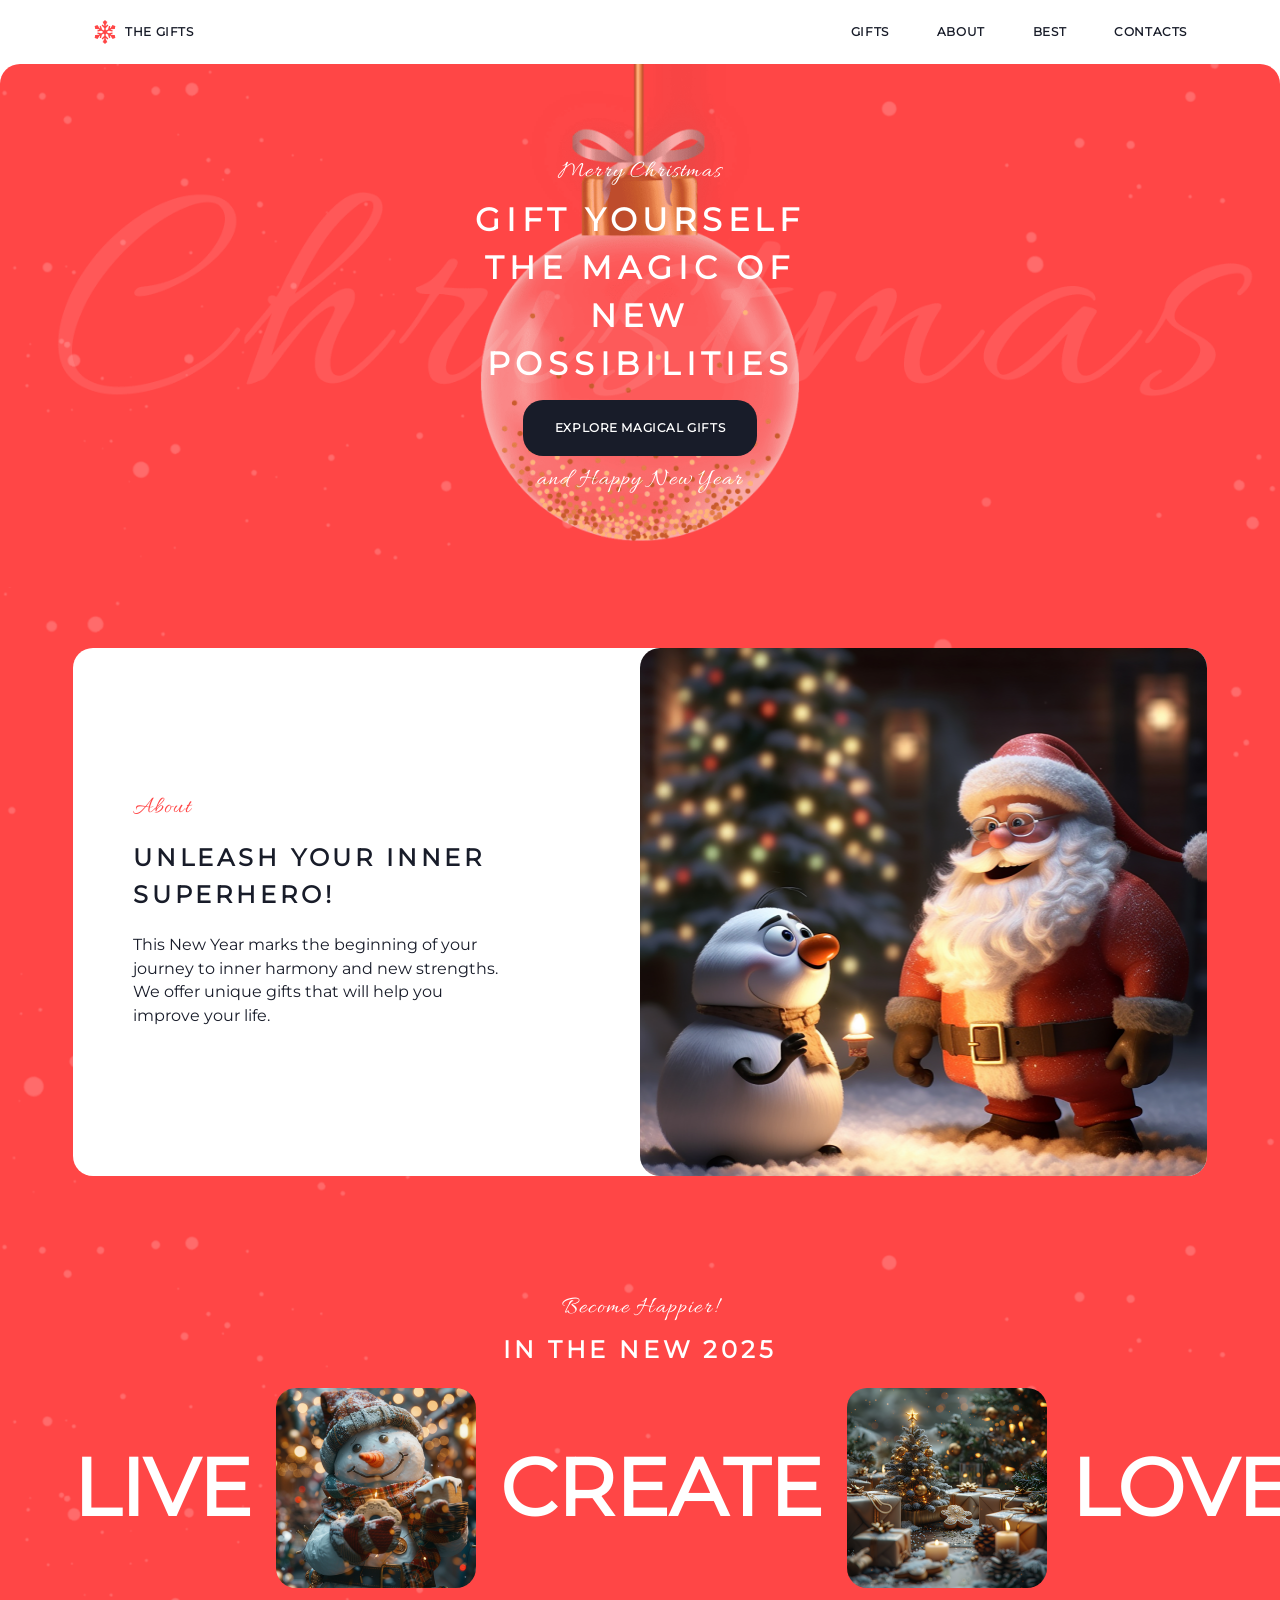
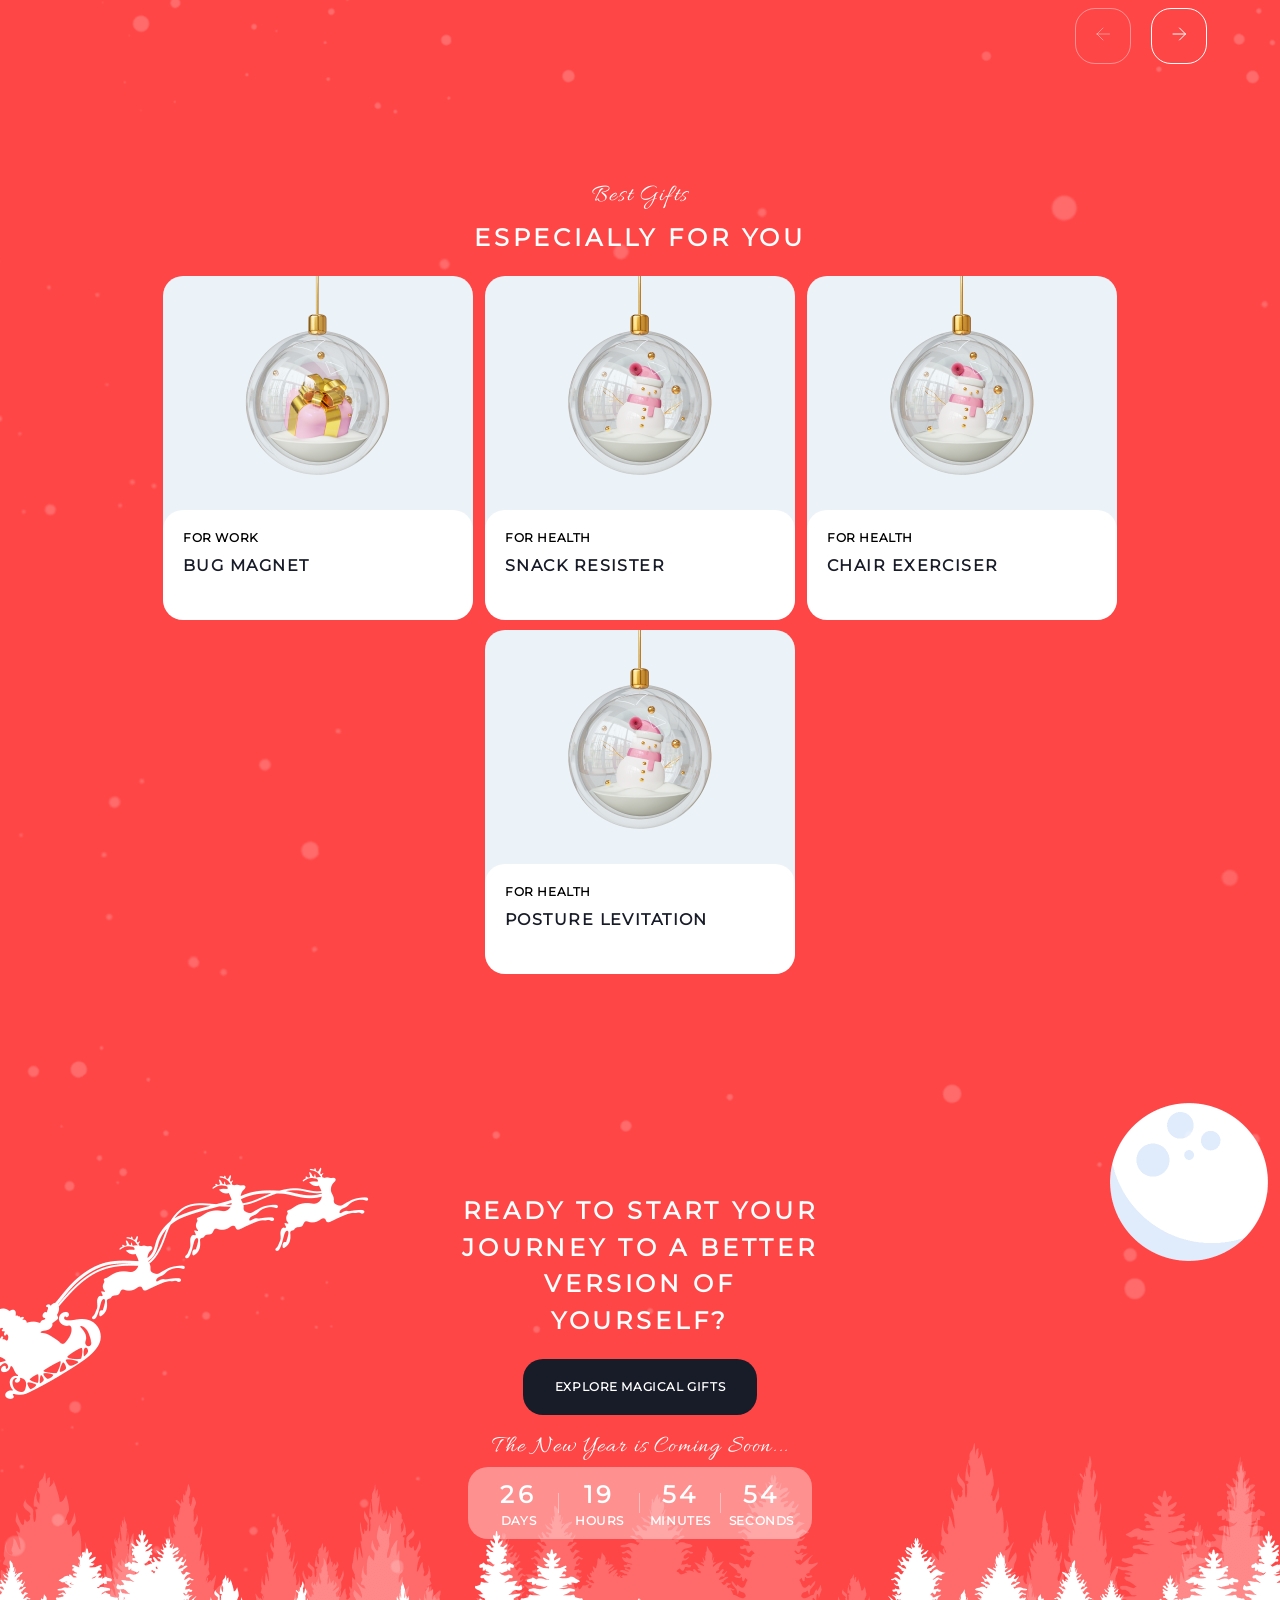
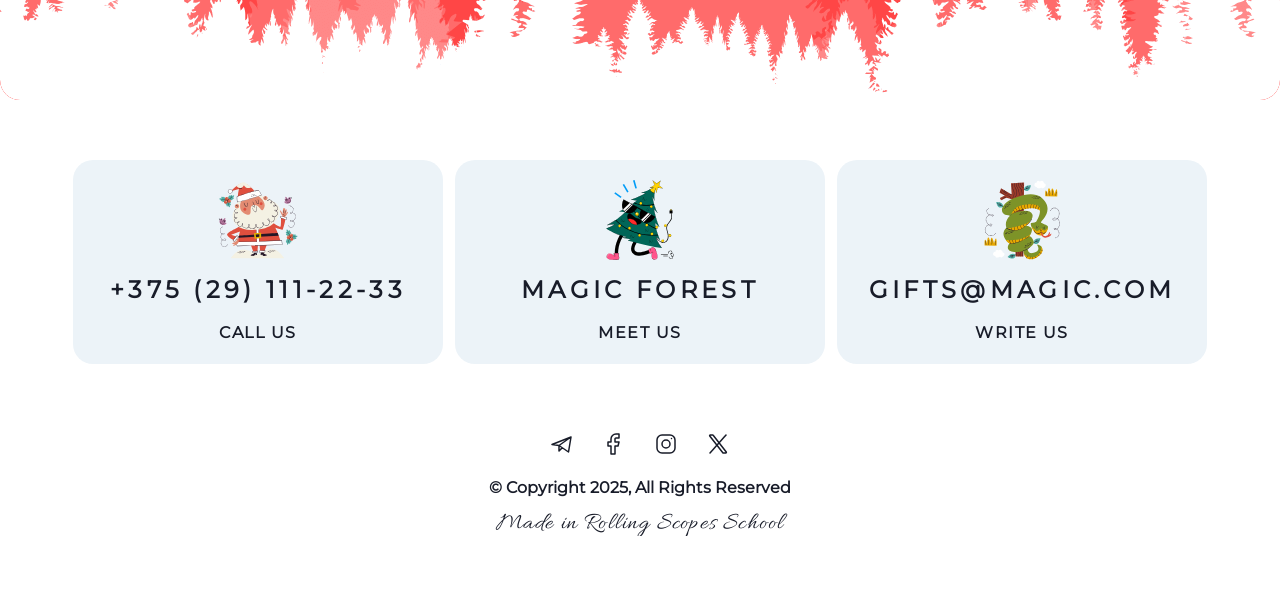
<file: christmas-shop/index.html>
<!DOCTYPE html>
<html lang="en">
<head>
    <meta charset="UTF-8">
    <meta name="viewport" content="width=device-width, initial-scale=1.0">
    <title>HOME</title>
    <link rel="stylesheet" href="style.css">
    <link rel="stylesheet" href="home-adaptive-style.css">
    <link rel="icon" type="image/SVG" href="./assets/images/snowflake.png" sizes="24x24">
    <script type="module" defer src="./index.js"></script>
</head>
<body>
    <div class="popup-wrapper hidden">
        <div class="popup">
            <div class="popup-close">
                <svg xmlns="http://www.w3.org/2000/svg" width="40" height="40" viewBox="0 0 40 40" fill="none">
                    <path d="M30 10L10 30" stroke="#181C29" stroke-width="2" stroke-linecap="round" stroke-linejoin="round" />
                    <path d="M10 10L30 30" stroke="#181C29" stroke-width="2" stroke-linecap="round" stroke-linejoin="round" />
                </svg>
            </div>
            <div class="popup-content">
            <div class="popup-img">
                <img alt="gifts for work" src="./assets/images/gift-for-work.png">
            </div>
            <div class="description">
                <div class="popup-heading">
                    <h4 class="for work">FOR WORK</h4>
                    <p class="subheading">CONSOLE.LOG GURU</p>
                    <p class='gift-description'>Uses console.log like a crystal ball to find any issue.</p>
                </div>
                <div class="superpowers">
                    <h4 class="superpowers-header">Adds superpowers to:</h4>
                    <div class="superpowers-container">
                        <div class="superpowers-item">
                            <p class="superpowers-item-name">Live</p>
                            <p class="superpowers-item-rate">+500</p>
                            <div class="superpowers-item-stars">
                                <img alt="snowflake icon" src="./assets/images/snowflake.png">
                                <img alt="snowflake icon" src="./assets/images/snowflake.png">
                                <img alt="snowflake icon" src="./assets/images/snowflake.png">
                                <img alt="snowflake icon" src="./assets/images/snowflake.png">
                                <img alt="snowflake icon" src="./assets/images/snowflake.png">
                            </div>
                        </div>
                        <div class="superpowers-item">
                            <p class="superpowers-item-name">Create</p>
                            <p class="superpowers-item-rate">+500</p>
                            <div class="superpowers-item-stars">
                                <img alt="snowflake icon" src="./assets/images/snowflake.png">
                                <img alt="snowflake icon" src="./assets/images/snowflake.png">
                                <img alt="snowflake icon" src="./assets/images/snowflake.png">
                                <img alt="snowflake icon" src="./assets/images/snowflake.png">
                                <img alt="snowflake icon" src="./assets/images/snowflake.png">
                            </div>
                        </div>
                        <div class="superpowers-item">
                            <p class="superpowers-item-name">L0ve</p>
                            <p class="superpowers-item-rate">+200</p>
                            <div class="superpowers-item-stars">
                                <img alt="snowflake icon" src="./assets/images/snowflake.png">
                                <img alt="snowflake icon" src="./assets/images/snowflake.png">
                            </div>
                        </div>
                        <div class="superpowers-item">
                            <p class="superpowers-item-name">Dream</p>
                            <p class="superpowers-item-rate">+400</p>
                            <div class="superpowers-item-stars">
                                <img alt="snowflake icon" src="./assets/images/snowflake.png">
                                <img alt="snowflake icon" src="./assets/images/snowflake.png">
                                <img alt="snowflake icon" src="./assets/images/snowflake.png">
                                <img alt="snowflake icon" src="./assets/images/snowflake.png">
                            </div>
                        </div>
                    </div>
                </div>
            </div>
        </div>
        </div>
    </div>
    <div class="body_wrapper">
    <header>
        <div class="container">
            <div class="header-wrapper">
            <a href="./index.html" class="logo">
             <img alt="snowflake icon" src="./assets/images/snowflake.png">
                <h2>THE GIFTS</h2>   
            </a>
            <nav>
                <ul class="navigation">
                    <li><a href="./gifts/gifts.html">GIFTS</a></li>
                    <li><a href='#about'>ABOUT</a></li>
                    <li><a href='#best'>BEST</a></li>
                    <li><a href='#contacts'>CONTACTS</a></li>
                </ul>
                <div id="burger" class="hamburger-menu">
                    <input id="menu-toggle" type="checkbox">
                    <label class="menu-button" for="menu-toggle">
                        <span></span>
                    </label>
                </div>
            </nav> 
        </div>
    </div>
    </header>
    <main>
    <div class="wrapper">
    <section class="hero">
        <div class="hero-content">
            <h3 class="caption">Merry Christmas</h3>
            <h1 class="hero-header">GIFT YOURSELF THE MAGIC OF NEW POSSIBILITIES</h1>
            <a href="./gifts/gifts.html" class="explore">EXPLORE MAGICAL GIFTS</a>
            <h3 class="caption">and Happy New Year</h3>
        </div>
    </section>
    <section class="about" id="about">
        <div class="about-content">
            <div class="text-about">
                <div class="text-content">
                    <h3 class='caption'>About</h3>
                    <h2 class="heading">UNLEASH YOUR INNER SUPERHERO!</h2>
                    <p class="subheading">This New Year marks the beginning of your journey to inner harmony and new strengths. We offer unique gifts that will help you improve your life.</p>
                </div>
            </div>
            <div class="about-img">
                <img alt="santa" src="./assets/images/santa.png">
            </div>
            
        </div>
    </section>
    <section class="slider">
        <div class="slider-content">
            <div class="section-header">
                <h3 class="caption">Become Happier!</h3>
                <h2 class="heading">IN THE NEW 2025</h2>
            </div>
            <div class="slider-wrapper">
                <div class="slider-row">
                    <p class="slider-text">LIVE</p>
                    <img alt="snowman" src="./assets/images/snowman.png">
                    <p class="slider-text">CREATE</p>
                    <img alt="Christmas trees" src="./assets/images/christmas-trees.png">
                    <p class="slider-text">LOVE</p>
                    <img alt="christmas-tree-balls" src="./assets/images/christmas-tree-ball.png">
                    <p class="slider-text">DREAM</p>
                    <img alt="christmas house" src="./assets/images/christmas-house.png">
                </div>
            </div>
            <div class="slider-buttons-wrapper">
                <button disabled class="arrow left">
                    <svg xmlns="http://www.w3.org/2000/svg" width="14" height="14" viewBox="0 0 14 14" fill="none">
                        <path d="M13.5 7H1M1 7L7 1M1 7L7 13" stroke="white" stroke-opacity="0.4" stroke-linecap="round"
                            stroke-linejoin="round" />
                    </svg>
                </button>
                <button class="arrow right">
                    <svg xmlns="http://www.w3.org/2000/svg" width="14" height="14" viewBox="0 0 14 14" fill="none">
                        <path d="M1 7H13.5M13.5 7L7.5 1M13.5 7L7.5 13" stroke="white" stroke-linecap="round" stroke-linejoin="round" />
                    </svg>
                </button>
            </div>
        </div>
    </section>
    <section class="best-gifts" id="best">
        <div class="best-gifts-content">
            <div class="section-header">
                <h3 class="caption">Best Gifts</h3>
                <h2 class="heading">ESPECIALLY FOR YOU</h2>
            </div>
            <div class="cards-container">
                <div class="card">
                    <img alt="gifts for work" src="./assets/images/gift-for-work.png">
                    <div class="text-container">
                        <h4 class="for-work">FOR WORK</h4>
                        <p class="subheading">CONSOLE.LOG GURU</p>
                    </div>
                </div>
                <div class="card">
                    <img alt="gifts for health" src="./assets/images/gift-for-health.png">
                    <div class="text-container">
                        <h4 class="for-health">FOR HEALTH</h4>
                        <p class="subheading">HYDRATION BOT</p>
                    </div>
                </div>
                <div class="card">
                    <img alt="gifts for work" src="./assets/images/gift-for-work.png">
                    <div class="text-container">
                        <h4 class="for-work">FOR WORK</h4>
                        <p class="subheading">MERGE MASTER</p>
                    </div>
                </div>
                <div class="card">
                    <img alt="gifts for harmony" src="./assets/images/gift-for-harmony.png">
                    <div class="text-container">
                        <h4 class="for-harmony">FOR HARMONY</h4>
                        <p class="subheading">SPONTANEOUS CODING PHILOSOPHER</p>
                    </div>
                </div>
            </div>
        </div>
    </section>
    <section class="cta">
        <div class="cta-content">
            <div class="cta-container">
                <h2 class="heading">READY TO START YOUR JOURNEY TO A BETTER VERSION OF YOURSELF?</h2>
                <a href="./gifts/gifts.html" class="explore">EXPLORE MAGICAL GIFTS</a>
                <div class="countdown">
                    <h3 class="caption">The New Year is Coming Soon...</h3>
                    <div class="timer">
                        <div class="time days">
                            <h2 class="heading"></h2>
                            <p>DAYS</p>
                        </div>
                        <div class="vertical-line"></div>
                        <div class=" time hours">
                            <h2 class="heading"></h2>
                            <p>HOURS</p>
                        </div>
                        <div class="vertical-line"></div>
                        <div class=" time minutes">
                            <h2 class="heading"></h2>
                            <p>MINUTES</p>
                        </div>
                        <div class="vertical-line"></div>
                        <div class=" time seconds">
                            <h2 class="heading"></h2>
                            <p>SECONDS</p>
                        </div>
                    </div>
                </div>
            </div>
        </div>
    </section>
    </div>
    </main>
    <footer id='contacts'>
        <div class="container">
          <div class="footer-content">
            <div class="contacts">
                <a href='tel:+375291112233' class="contact">
                    <img alt="santa clause" src="./assets/images/santa-claus.svg">
                    <h2 class="heading">+375 (29) 111-22-33</h2>
                    <p class="subheading">CALL US</p>
                </a>
                <a href="https://maps.app.goo.gl/Aimfsv8HCbN51Z4fA" target="_blank" class="contact">
                    <img alt="christmas tree" src="./assets/images/christmas-tree.svg">
                    <h2 class="heading">MAGIC FOREST</h2>
                    <p class="subheading">MEET US</p>
                </a>
                <a href="mailto:gifts@magic.com" class="contact">
                    <img alt="snake" src="./assets/images/snake.svg">
                    <h2 class="heading">GIFTS@MAGIC.COM</h2>
                    <p class="subheading">WRITE US</p>
                </a>
            </div>
            <div class="authors">
                <div class="socials">
                    <div class="social">
                        <svg xmlns="http://www.w3.org/2000/svg" width="21" height="17" viewBox="0 0 21 17" fill="none">
                            <path d="M20 1L1 8.5L8 9.5M20 1L17.5 16L8 9.5M20 1L8 9.5M8 9.5V15L11.2488 11.7229" stroke="#181C29"
                                stroke-width="1.5" stroke-linecap="round" stroke-linejoin="round" />
                        </svg>
                    </div>
                    <div class="social">
                        <svg xmlns="http://www.w3.org/2000/svg" width="13" height="22" viewBox="0 0 13 22" fill="none">
                            <path
                                d="M12 1H9C7.67392 1 6.40215 1.52678 5.46447 2.46447C4.52678 3.40215 4 4.67392 4 6V9H1V13H4V21H8V13H11L12 9H8V6C8 5.73478 8.10536 5.48043 8.29289 5.29289C8.48043 5.10536 8.73478 5 9 5H12V1Z"
                                stroke="#181C29" stroke-width="1.5" stroke-linecap="round" stroke-linejoin="round" />
                        </svg>
                    </div>
                    <div class="social">
                        <svg xmlns="http://www.w3.org/2000/svg" width="24" height="24" viewBox="0 0 24 24" fill="none">
                            <path
                                d="M12 16C14.2091 16 16 14.2091 16 12C16 9.79086 14.2091 8 12 8C9.79086 8 8 9.79086 8 12C8 14.2091 9.79086 16 12 16Z"
                                stroke="#181C29" stroke-width="1.5" stroke-linecap="round" stroke-linejoin="round" />
                            <path
                                d="M3 16V8C3 5.23858 5.23858 3 8 3H16C18.7614 3 21 5.23858 21 8V16C21 18.7614 18.7614 21 16 21H8C5.23858 21 3 18.7614 3 16Z"
                                stroke="#181C29" stroke-width="1.5" />
                            <path d="M17.5 6.51L17.51 6.49889" stroke="#181C29" stroke-width="1.5" stroke-linecap="round"
                                stroke-linejoin="round" />
                        </svg>
                    </div>
                    <div class="social">
                        <svg xmlns="http://www.w3.org/2000/svg" width="24" height="24" viewBox="0 0 24 24" fill="none">
                            <path
                                d="M16.8198 20.7684L3.75317 3.96836C3.44664 3.57425 3.72749 3 4.22678 3H6.70655C6.8917 3 7.06649 3.08548 7.18016 3.23164L20.2468 20.0316C20.5534 20.4258 20.2725 21 19.7732 21H17.2935C17.1083 21 16.9335 20.9145 16.8198 20.7684Z"
                                stroke="#181C29" stroke-width="1.5" />
                            <path d="M20 3L4 21" stroke="#181C29" stroke-width="1.5" stroke-linecap="round" />
                        </svg>
                    </div>
                </div>
                <p class="subheading">© Copyright 2025, All Rights Reserved</p>
                <a href="https://rs.school/" target='_blank' class="caption">Made in Rolling Scopes School</a>
            </div>
        </div>  
        </div>
    </footer>
    
    </div>  
</body>
</html>
</file>
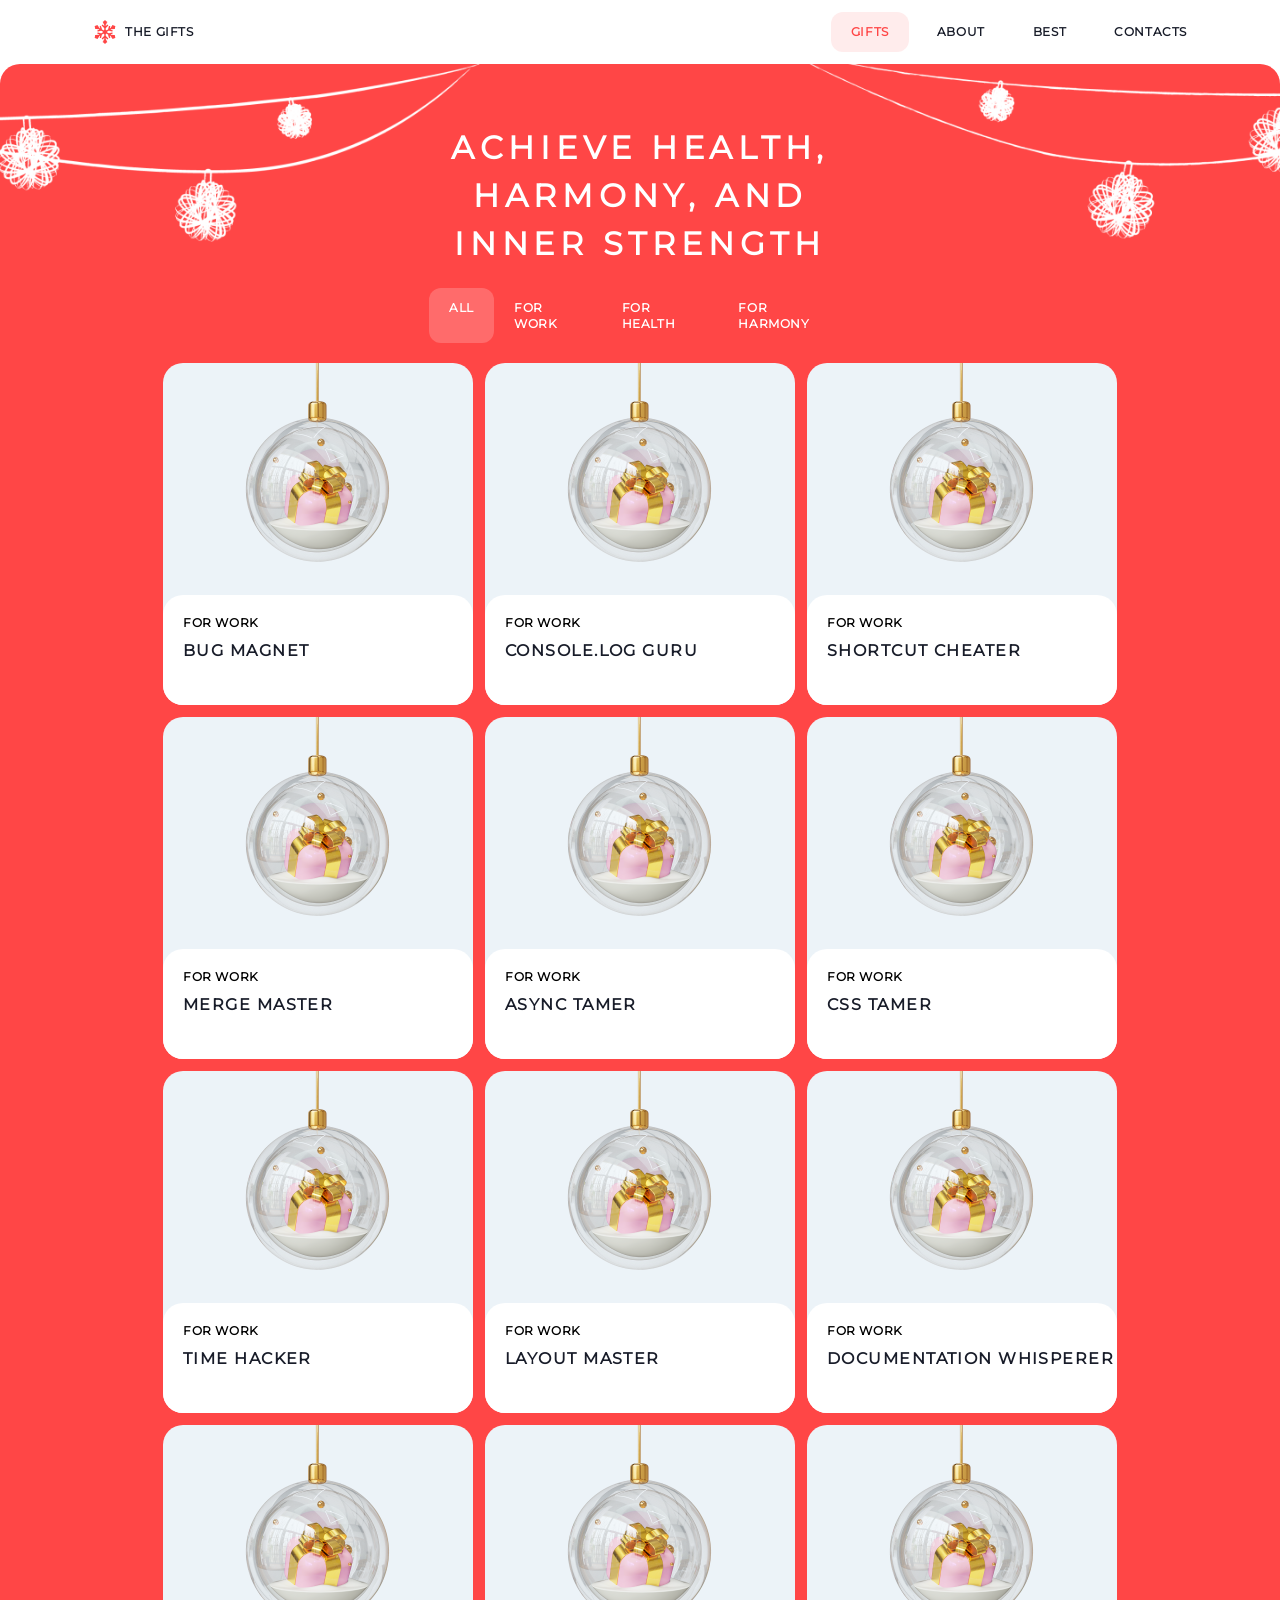
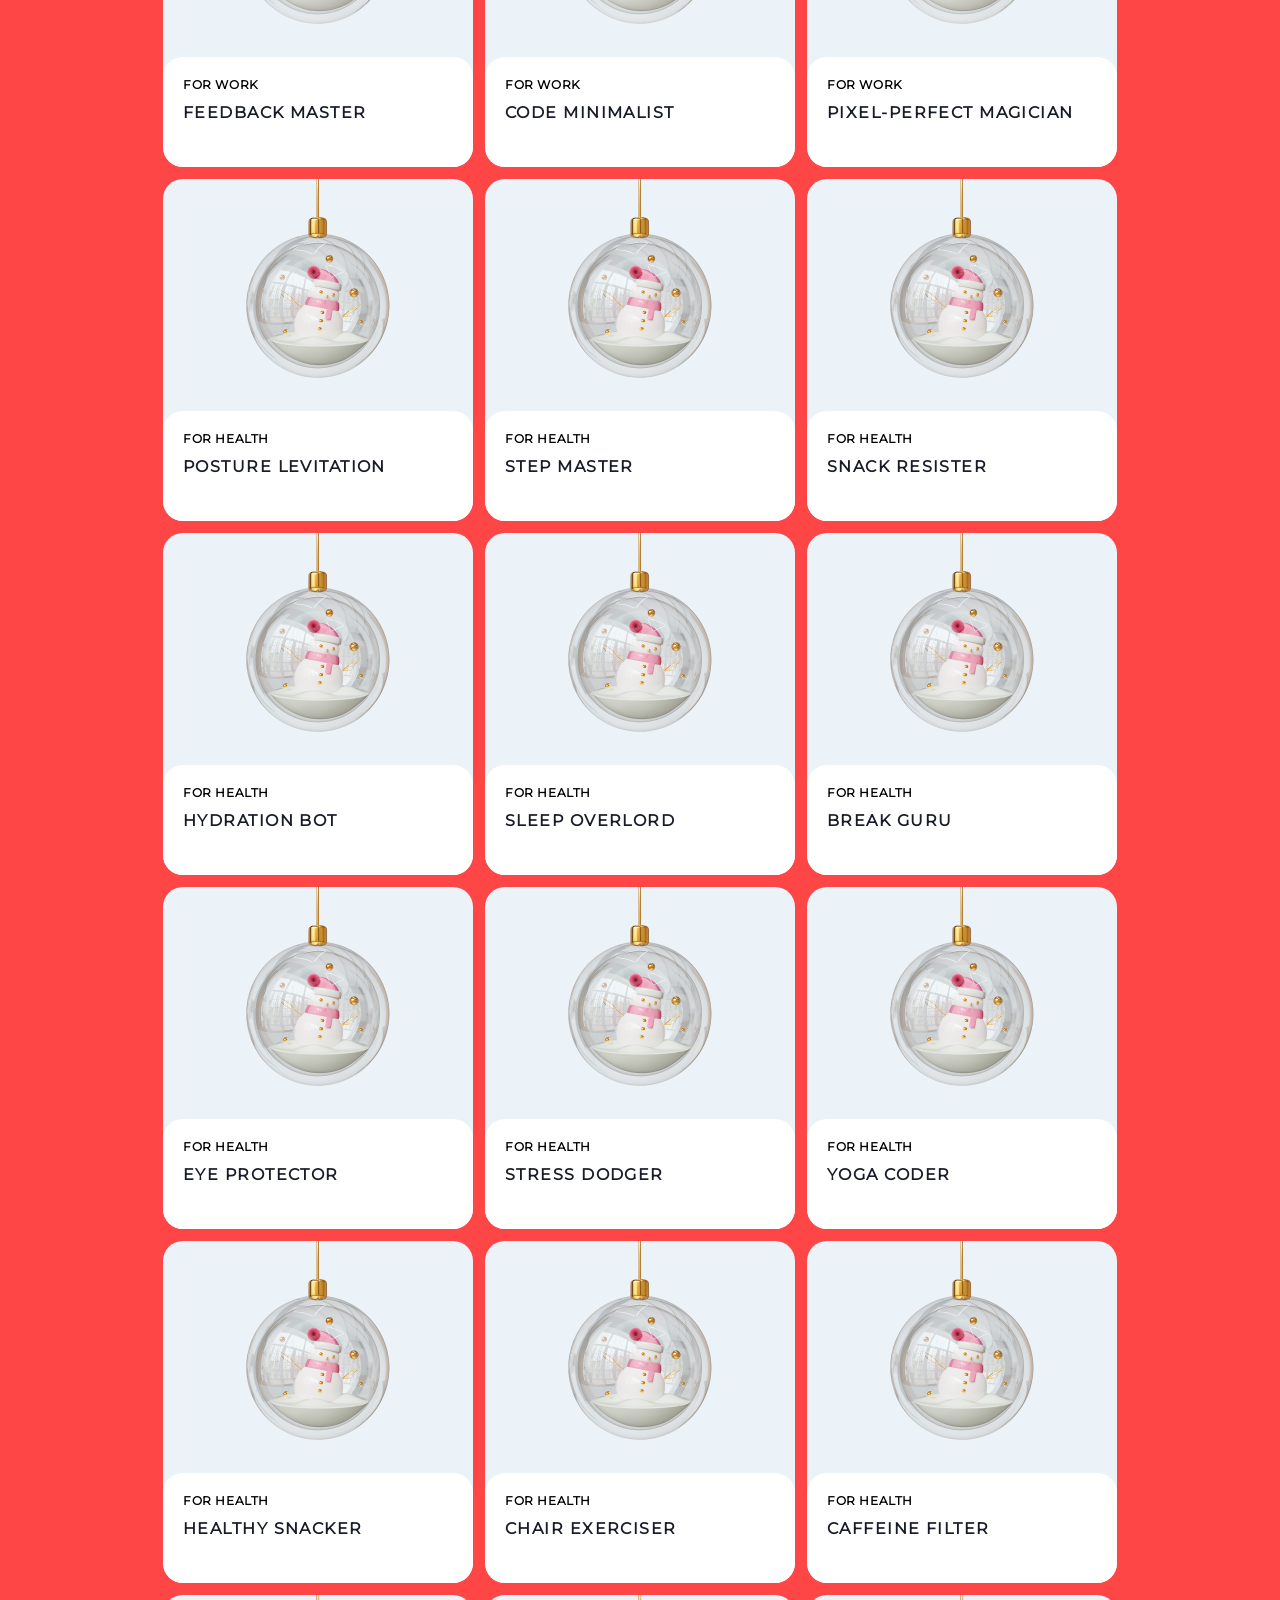
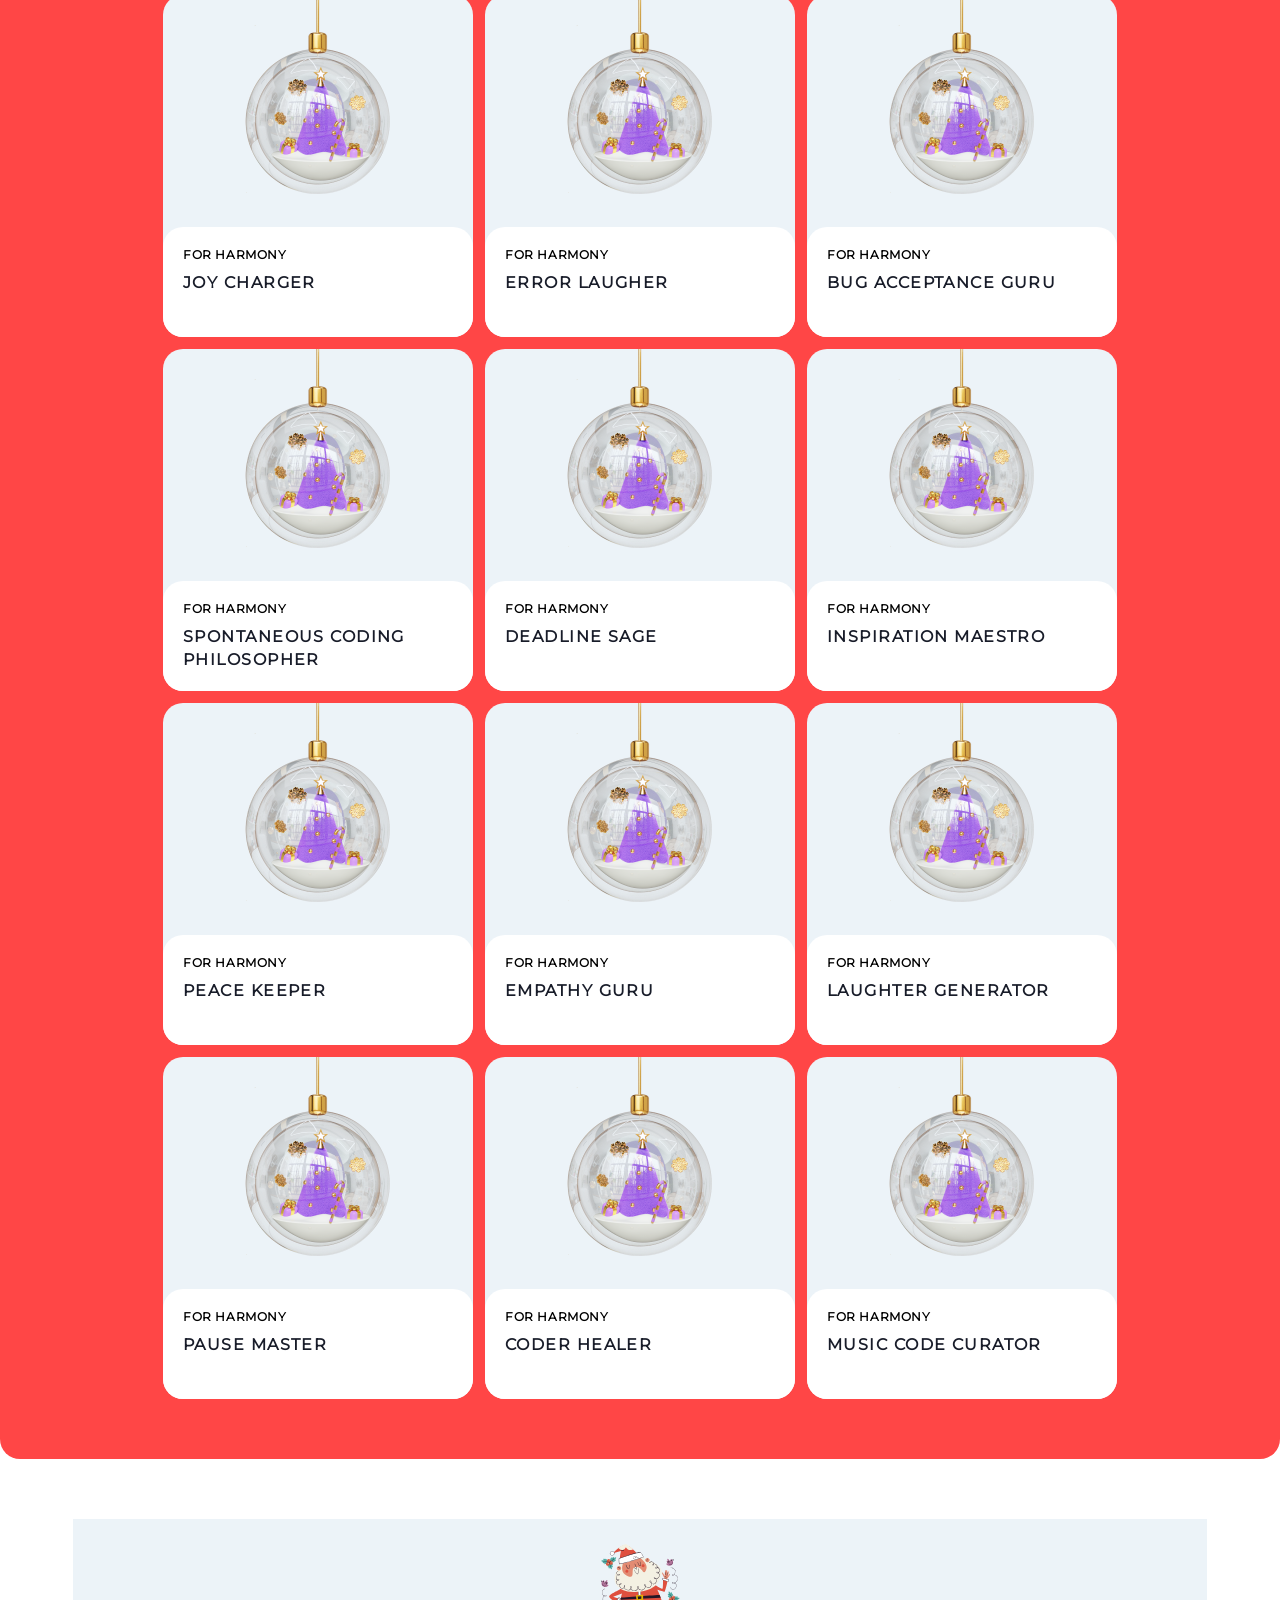
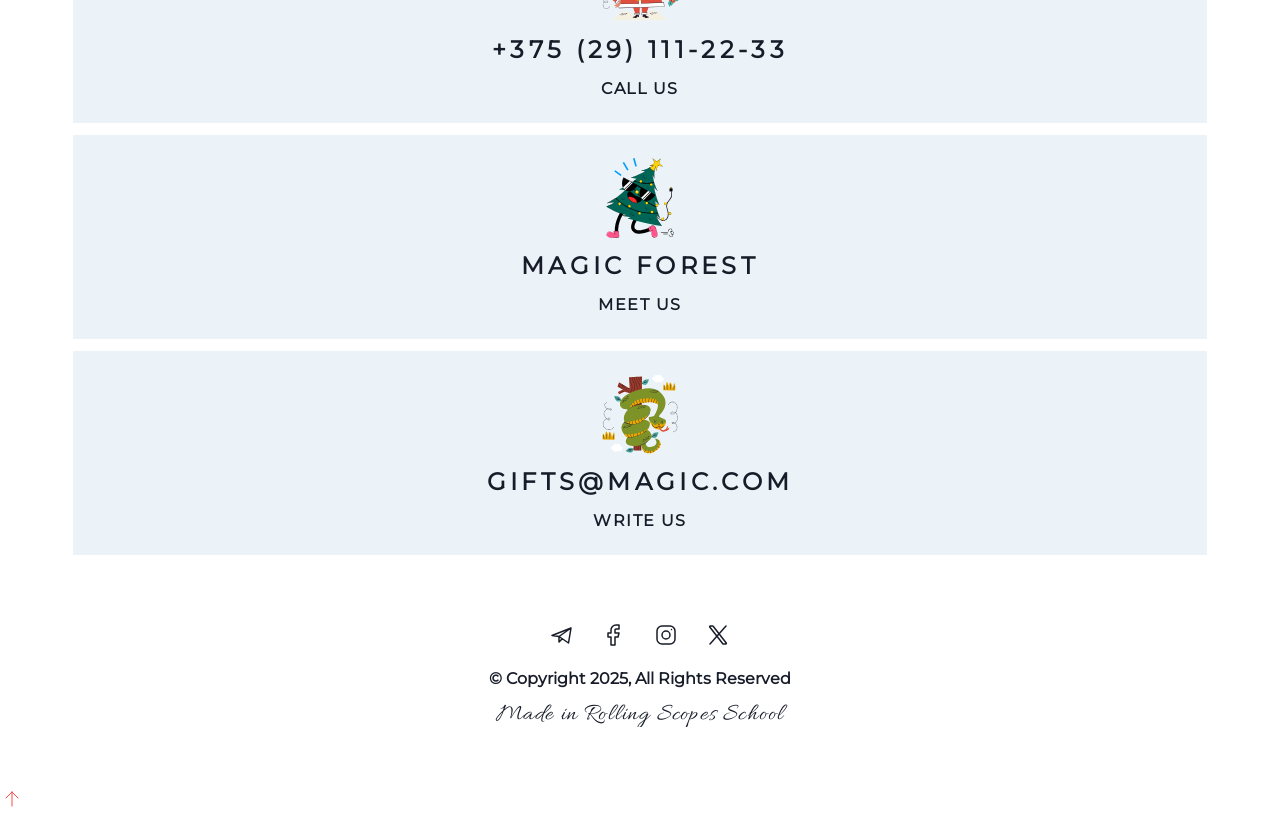
<file: christmas-shop/gifts/gifts.html>
<!DOCTYPE html>
<html lang="en">

<head>
    <meta charset="UTF-8">
    <meta name="viewport" content="width=device-width, initial-scale=1.0">
    <title>GIFTS</title>
    <link rel="stylesheet" href="./gifts.css">
    <link rel="stylesheet" href="./gifts_adaptive.css">
    <link rel="icon" type="image/SVG" href="../assets/images/snowflake.png" sizes="24x24">
    <script type="module" defer src="./gifts.js"></script>
</head>

<body>
    <div class="popup-wrapper hidden">
        <div class="popup">
            <div class="popup-close">
                <svg xmlns="http://www.w3.org/2000/svg" width="40" height="40" viewBox="0 0 40 40" fill="none">
                    <path d="M30 10L10 30" stroke="#181C29" stroke-width="2" stroke-linecap="round"
                        stroke-linejoin="round" />
                    <path d="M10 10L30 30" stroke="#181C29" stroke-width="2" stroke-linecap="round"
                        stroke-linejoin="round" />
                </svg>
            </div>
            <div class="popup-content">            
            </div>
        </div>
    </div>
    <header>
        <div class="container">
            <div class="header-wrapper">
                <a href="../index.html" class="logo">
                    <img alt="snowflake icon" src="../assets/images/snowflake.png">
                    <h2>THE GIFTS</h2>
                </a>
                <nav>
                    <ul class="navigation">
                    <li class="active-link">GIFTS</li>
                    <li><a href='../index.html#about'>ABOUT</a></li>
                    <li><a href='../index.html#best'>BEST</a></li>
                    <li><a href='#contacts'>CONTACTS</a></li>
                    </ul>
                    <div id="burger" class="hamburger-menu">
                        <input id="menu-toggle" type="checkbox">
                        <label class="menu-button" for="menu-toggle">
                            <span></span>
                        </label>
                    </div>
                </nav>
                
            </div>
        </div>
    </header>
    <main>
        <div class="wrapper">
            <section class="gifts">
                <div class="gifts-content">
                    <h1 class="gifts-heading">ACHIEVE HEALTH, HARMONY, AND INNER STRENGTH</h1>
                    <div class="tabs">
                        <div class="tab active">ALL</div>
                        <div class="tab">FOR WORK</div>
                        <div class="tab">FOR HEALTH</div>
                        <div class="tab">FOR HARMONY</div>
                    </div>
                    <div class="cards-container">
                    
                        </div>
                    </div>
              
            </section>
        </div>
    </main>
    <footer id='contacts'>
        <div class="container">
            <div class="footer-content">
                <div class="contacts">
                    <a href='tel:+375291112233' class="contact">
                        <img alt="santa clause" src="../assets/images/santa-claus.svg">
                        <h2 class="heading">+375 (29) 111-22-33</h2>
                        <p class="subheading">CALL US</p>
                    </a>
                    <a href="https://maps.app.goo.gl/Aimfsv8HCbN51Z4fA" target="_blank" class="contact">
                        <img alt="christmas tree" src="../assets/images/christmas-tree.svg">
                        <h2 class="heading">MAGIC FOREST</h2>
                        <p class="subheading">MEET US</p>
                    </a>
                    <a href="mailto:gifts@magic.com" class="contact">
                        <img alt="snake" src="../assets/images/snake.svg">
                        <h2 class="heading">GIFTS@MAGIC.COM</h2>
                        <p class="subheading">WRITE US</p>
                    </a>
                </div>
                <div class="authors">
                    <div class="socials">
                        <div class="social">
                            <svg xmlns="http://www.w3.org/2000/svg" width="21" height="17" viewBox="0 0 21 17" fill="none">
                                <path d="M20 1L1 8.5L8 9.5M20 1L17.5 16L8 9.5M20 1L8 9.5M8 9.5V15L11.2488 11.7229"
                                    stroke="#181C29" stroke-width="1.5" stroke-linecap="round" stroke-linejoin="round" />
                            </svg>
                        </div>
                        <div class="social">
                            <svg xmlns="http://www.w3.org/2000/svg" width="13" height="22" viewBox="0 0 13 22" fill="none">
                                <path
                                    d="M12 1H9C7.67392 1 6.40215 1.52678 5.46447 2.46447C4.52678 3.40215 4 4.67392 4 6V9H1V13H4V21H8V13H11L12 9H8V6C8 5.73478 8.10536 5.48043 8.29289 5.29289C8.48043 5.10536 8.73478 5 9 5H12V1Z"
                                    stroke="#181C29" stroke-width="1.5" stroke-linecap="round" stroke-linejoin="round" />
                            </svg>
                        </div>
                        <div class="social">
                            <svg xmlns="http://www.w3.org/2000/svg" width="24" height="24" viewBox="0 0 24 24" fill="none">
                                <path
                                    d="M12 16C14.2091 16 16 14.2091 16 12C16 9.79086 14.2091 8 12 8C9.79086 8 8 9.79086 8 12C8 14.2091 9.79086 16 12 16Z"
                                    stroke="#181C29" stroke-width="1.5" stroke-linecap="round" stroke-linejoin="round" />
                                <path
                                    d="M3 16V8C3 5.23858 5.23858 3 8 3H16C18.7614 3 21 5.23858 21 8V16C21 18.7614 18.7614 21 16 21H8C5.23858 21 3 18.7614 3 16Z"
                                    stroke="#181C29" stroke-width="1.5" />
                                <path d="M17.5 6.51L17.51 6.49889" stroke="#181C29" stroke-width="1.5"
                                    stroke-linecap="round" stroke-linejoin="round" />
                            </svg>
                        </div>
                        <div class="social">
                            <svg xmlns="http://www.w3.org/2000/svg" width="24" height="24" viewBox="0 0 24 24" fill="none">
                                <path
                                    d="M16.8198 20.7684L3.75317 3.96836C3.44664 3.57425 3.72749 3 4.22678 3H6.70655C6.8917 3 7.06649 3.08548 7.18016 3.23164L20.2468 20.0316C20.5534 20.4258 20.2725 21 19.7732 21H17.2935C17.1083 21 16.9335 20.9145 16.8198 20.7684Z"
                                    stroke="#181C29" stroke-width="1.5" />
                                <path d="M20 3L4 21" stroke="#181C29" stroke-width="1.5" stroke-linecap="round" />
                            </svg>
                        </div>
                    </div>
                    <p class="subheading">© Copyright 2025, All Rights Reserved</p>
                    <a href="https://rs.school/" target='_blank' class="caption">Made in Rolling Scopes School</a>
                </div>
            </div>
        </div>
    </footer>
    <div class="go-top">
        <svg xmlns="http://www.w3.org/2000/svg" width="24" height="24" viewBox="0 0 24 24" fill="none">
            <path d="M12 5V19" stroke="#FF4646" stroke-linecap="round" stroke-linejoin="round" />
            <path d="M18 11L12 5" stroke="#FF4646" stroke-linecap="round" stroke-linejoin="round" />
            <path d="M6 11L12 5" stroke="#FF4646" stroke-linecap="round" stroke-linejoin="round" />
        </svg>
    </div>
</body>
</html>
</file>
<file: christmas-shop/style.css>
html {
    scroll-behavior: smooth;
    /* font-size: 10px; */
    /* font-size: clamp(0.1vw, 0.694vw, 10px); */
}

body {
    width: 100%;
    max-width: 1440px;
    margin: 0 auto;
    padding: 0;
}

a, a:active {
    text-decoration: none;
    color: #181C29;
}

.hidden {
    visibility: hidden;
}

.popup-wrapper {
    position: fixed;
    width: 100%;
    height: 100%;
    display: flex;
    align-items: center;
    justify-content: center;
    left: 0;
    right: 0;
    top: 0;
    bottom: 0;
    background-color: rgba(24, 28, 41, 0.8);
    z-index: 4;
    transition: transform 0.5s ease;
}

.popup {
    position: relative;
    max-width: 400px;
    width: auto;
    height: auto;
    border-radius: 20px;
    z-index: 5;
    background-color: #ECF3F8;
}

.popup-img {
    width: auto;
    height: 230px;
}

.popup-img img {
    width: 100%;
    height: 100%;
    object-fit: cover;
    border-radius: 20px;
}

.description {
    width: auto;
    height: auto;
    display: flex;
    flex-direction: column;
    justify-content: center;
    align-items: center;
    gap: 20px;
    border-radius: 20px;
    padding: 20px;
    background: #FFFFFF;
    color: #181C29;
}

.popup-heading {
    display: flex;
    flex-direction: column;
    gap: 8px;
    font-family: Montserrat;
    font-size: 12px;
    font-weight: 600;
    line-height: 130%;
    letter-spacing: 0.05em;
    text-align: left;
    margin: 0;
    text-underline-position: from-font;
    text-decoration-skip-ink: none;
}

.popup-heading .subheading {
    letter-spacing: 0.08em;
}



.popup-close {
    width: 40px;
    height: 40px;
    position: absolute;
    z-index: 3;
    right: 0;
    top: 0;
    padding: 10px;
    cursor: pointer;
}

.gift-description {
    font-family: Montserrat;
    font-size: 16px;
    font-weight: 400;
    line-height: 23.68px;
    text-align: left;
    text-underline-position: from-font;
    text-decoration-skip-ink: none;
    margin: 0;
    letter-spacing: normal;
}

.superpowers-header {
    font-family: Montserrat;
    font-size: 12px;
    font-weight: 600;
    line-height: 15.6px;
    letter-spacing: 0.05em;
    text-align: left;
    text-underline-position: from-font;
    text-decoration-skip-ink: none;
    text-transform: uppercase;
    margin: 0;
}

.superpowers {
    width: 100%;
    display: flex;
    flex-direction: column;
    gap: 8px;
}

.superpowers-item {
    display: flex;
    height: 24px;
    gap: 12px;
}

.superpowers-item-name {
    width: 51%;
    font-family: Montserrat;
    font-size: 16px;
    font-weight: 400;
    line-height: 23.68px;
    text-align: left;
    text-underline-position: from-font;
    text-decoration-skip-ink: none;
    margin: 0;
}

.superpowers-item-rate {
    width: 40px;
    height: 24px;
    font-family: Montserrat;
    font-size: 16px;
    font-weight: 400;
    line-height: 23.68px;
    text-align: left;
    text-underline-position: from-font;
    text-decoration-skip-ink: none;
    margin: 0;
}

.superpowers-item-stars {
    display: flex;
    justify-content: start;
    align-items: center;
    gap: 8px;
}

.superpowers-item-stars img {
    width: 16px;
    height: 16px;
}

.container {
    width: 88.61%;
    display: flex;
    justify-content: center;
    align-items: center;
    overflow: hidden;
}

.wrapper {
    margin: 0 auto;
    overflow: hidden;
    background-color: rgba(255, 70, 70, 1);
    border-radius: 20px;
}

header {
    display: flex;
    justify-content: center;
    width: 100%;
    height: 64px;
    background: #FFFFFF;
}

.header-wrapper {
    width: 100%;
    height: 100%;
    display: flex;
    align-items: center;
    justify-content: space-between;
}

.logo {
    position: relative;
    width: 141px;
    /* height: 62.5%; */
    display: flex;
    gap: 8px;
    align-items: center;
    justify-content: center;
    cursor: pointer;
    z-index: 3;
}

.logo img {
    width: 24px;
    height: 24px;
}

.container h2 {
    margin: 0;
    font-family: Montserrat;
    font-size: 12px;
    font-weight: 600;
    line-height: 130%;
    letter-spacing: 0.05em;
    text-align: left;
    text-underline-position: from-font;
    text-decoration-skip-ink: none;
    color: #181C29;
}

/* .body_wrapper {
    overflow: hidden;
    width: 100%;
    position: relative;
} */


.navigation {
    width: 100%;
    height: 100%;
    list-style-type: none;
    display: flex;
    flex-direction: row;
    justify-content: flex-end;
    gap: 8px;
    padding: 0;
    margin: 0;
}

.navigation li {
    list-style-type: none;
    display: flex;
}

.navigation li a {
    box-sizing: border-box;
    padding: 12px 20px;
    font-family: Montserrat;
    font-size: 12px;
    font-weight: 600;
    line-height: 130%;
    letter-spacing: 0.05em;
    text-align: left;
    cursor: pointer;
    color: #181C29;
    transition: all 0.5s ease-in-out;
}

.hamburger-menu {
    display: none;
    width: 40px;
    height: 40px;
    position: relative;
    z-index: 3;
    cursor: pointer;
}


#menu-toggle {
    display: none;
}

.menu-button {
    display: block;
    position: relative;
    background: transparent;
}

.menu-button:before,
.menu-button:after {
    content: '';
    background-color: #181C29;
    position: absolute;
    width: 20px;
    height: 1px;
    left: 10px;
    transition: transform 0.3s ease;
}

.menu-button:before {
    top: 15px;
}


.menu-button:after {
    top: 24px;
}

.navigation.open ~ .hamburger-menu .menu-button:before {
    transform: rotateZ(45deg);
    margin-top: 10px;
    top: 10px;
}

.navigation.open ~.hamburger-menu .menu-button:after {
    transform: rotateZ(135deg);
    margin-top: 10px;
    top: 10px;
}

.overflow-hidden {
    overflow: hidden;
}

.hero {
    width: 100%;
    height: 524px;
    background-image: url('./assets/images/christmas-ball.png'),
            url('./assets/images/snow.png');
    background-size: cover;
    background-repeat: no-repeat;
    background-position: center;
    display: flex;
    justify-content: center;
    align-items: center;
}

.hero-content {
    width: 29.58%;
    height: 77.1%;
    display: flex;
    flex-direction: column;
    align-items: center;
    justify-content: center;
    gap: 12px;
    padding: 60px 0;
}

.caption {
    padding: 0;
    margin: 0;
    font-family: Allura;
    font-size: 24px;
    font-weight: 400;
    line-height: 100%;
    letter-spacing: 0.05em;
    text-align: center;
    text-underline-position: from-font;
    text-decoration-skip-ink: none;
    color: #FFFFFF;
}

.hero-header {
    padding: 0;
    margin: 0;
    font-family: Montserrat;
    font-size: 32px;
    font-weight: 600;
    line-height: 150%;
    letter-spacing: 0.18em;
    text-align: center;
    text-underline-position: from-font;
    text-decoration-skip-ink: none;
    color: #FFFFFF;
}

.explore {
    border-radius: 20px;
    border: none;
    padding: 20px 32px;
    background:  #181C29;
    font-family: Montserrat;
    font-size: 11.9px;
    font-weight: 600;
    line-height: 130%;
    letter-spacing: 0.05em;
    text-align: center;
    text-underline-position: from-font;
    text-decoration-skip-ink: none;
    color:  #FFFFFF;
    transition: all 0.5s ease-in-out;
}

.about {
    width: 100%;
    height: 648px;
    background-image: url('./assets/images/snow-about.png');
    background-size: cover;
    background-repeat: no-repeat;
    background-position: center;
    display: flex;
    justify-content: center;
    align-items: center;
}

.about-content {
    width: 88.6%;
    height: 81.48%;
    border-radius: 20px;
    background-color:  #FFFFFF;
    display: flex;
}

.text-about {
    width: 50%;
    height: 100%;
    display: flex;
    align-items: center;
}

.text-content {
    width: 67%;
    height: 62%;
    display: flex;
    flex-direction: column;
    justify-content: center;
    gap: 20px;
    padding-left: 60px;
}

.text-content .caption {
    width: 100%;
    color: #FF4646;
    text-align: start;
}

.text-content .subheading {
    font-weight: 400;
}

h2.heading {
    font-family: Montserrat;
    font-size: 24px;
    font-weight: 600;
    line-height: 152%;
    letter-spacing: 0.16em;
    text-align: left;
    text-underline-position: from-font;
    text-decoration-skip-ink: none;
    color:#181C29;
    margin: 0;
}

.subheading {
    font-family: Montserrat;
    font-size: 16px;
    font-weight: 600;
    line-height: 148%;
    text-align: left;
    text-underline-position: from-font;
    text-decoration-skip-ink: none;
    color: #181C29;
    margin: 0;
}

.about-img {
    width: 50%;
    height: 100%;
}

.about-img img{
    border-radius: 20px;
    width: 100%;
    height: 100%;
    object-fit: cover;
}

.slider {
    width: 100%;
    height: 488px;
    display: flex;
    align-items: center;
    justify-content: center;
    background-image: url('./assets/images/about-snow.png');
    background-size: cover;
    background-repeat: no-repeat;
    background-position: center;
}

.slider-content {
    width: 88.6%;
    height: 75.4%;
    display: flex;
    flex-direction: column;
    align-items: center;
    gap: 20px;
}

.section-header {
    height: 19.5%;
    display: flex;
    flex-direction: column;
    justify-content: space-between;
    gap: 12px;
}

.section-header .heading {
    color:#FFFFFF;
    text-align: center;
}

.slider-wrapper {
    width: 100%;
    height: 54.34%;
}

.move-left-desktop {
    transform: translateX(664.33px);
}

.move-right-desktop {
    transform: translateX(-664.33px);
}

.move-left-mobile {
    transform: translateX(332.17px);
}

.move-right-mobile {
    transform: translateX(-332.17px);
}

.slider-row {
    width: 1993px;
    height: 100%;
    display: flex;
    align-items: center;
    gap: 24px;
    transition: transform 1s ease;
}

.slider-text {
    font-family: Montserrat;
    font-size: 80px;
    font-weight: 600;
    line-height: 122%;
    text-align: center;
    text-underline-position: from-font;
    text-decoration-skip-ink: none;
    color: #FFFFFF;
}

.slider-row img {
    width: 200px;
    height: 200px;
    border-radius: 20px;
}

.slider-buttons-wrapper {
    width: 100%;
    height: 56px;
    display: flex;
    align-items: center;
    justify-content: flex-end;
    gap: 20px;
}

.arrow {
    width: 56px;
    height: 56px;
    appearance: none;
    border: 1px solid #FFFFFF;
    border-radius: 20px;
    padding: 16px;
    background-color: transparent;
    transition: all 0.5s ease-in-out;
}

.arrow:disabled {
    border: 1px solid rgba(255, 255, 255, 0.4);
    cursor: not-allowed;
}

.best-gifts {
    width: 100%;
    height: 554px;
    display: flex;
    justify-content: center;
    align-items: center;
    background-image: url('./assets/images/about-snow.png');
    background-size: cover;
    background-repeat: no-repeat;
    background-position: center;
}

.best-gifts-content {
    width: 89%;
    height: 78.3%;
    display: flex;
    flex-direction: column;
    align-items: center;
    gap: 20px;
}

.cards-container {
    width: 100%;
    /* height: 342px; */
    display: flex;
    justify-content: center;
    align-items: center;
    flex-wrap: wrap;
    gap: 12px;
}

.card {
    width: 310px;
    height: 342px;
    border-radius: 20px;
    background-color: rgba(236, 243, 248, 1);
    cursor: pointer;
    transition: all 0.5s ease-in-out;
}

.card img {
    width: 100%;
    height: 230px;
}

.text-container {
    height: 90px;
    border-radius: 20px;
    display: flex;
    flex-direction: column;
    justify-content: flex-start;
    padding: 20px 20px 0px 20px;
    gap: 8px;
    background-color: rgba(255, 255, 255, 1);
}

.text-container p {
    letter-spacing: 0.09em;
    text-transform:capitalize;
}

.text-container h4:nth-child(1) {
    font-family: Montserrat;
    font-size: 12px;
    font-weight: 600;
    line-height: 130%;
    letter-spacing: 0.05em;
    text-align: left;
    margin: 0;
    text-underline-position: from-font;
    text-decoration-skip-ink: none;
    text-transform: capitalize;
}

.for {
    margin: 0;
}

h4.for.work {
    color: #4361FF;
}

h4.for.health {
    color: #06A44F;
}

h4.for.harmony {
    color:  #FF43F7;
}

.cta {
    width: 100%;
    height: 668px;
    display: flex;
    justify-content: center;
    align-items: center;
    background-image: url('./assets/images/about-snow.png'), url('./assets/images/bg-forest.png');
    border-bottom-right-radius: 20px;
    border-bottom-left-radius: 20px;
    background-size: cover;
    background-repeat: no-repeat;
    background-position: center;
        
}

.cta-content {
    width: 88.6%;
    height: 82%;
    display: flex;
    align-items: center;
    justify-content: center;

}

.cta-container {
    width: 33.33%;
    height: 78%;
    display: flex;
    flex-direction: column;
    align-items: center;
    justify-content: center;
    gap: 20px;
}

.cta-container .heading {
    color: #FFFFFF;
    text-align: center;
}

.timer {
    width: 344px;
    height: 72px;
    border-radius: 20px;
    background: rgba(255, 255, 255, 0.4);
    display: flex;
    justify-content: center;
    align-items: center;
}

.countdown {
    width: 100%;
    /* height: 24%; */
    display: flex;
    flex-direction: column;
    align-items: center;
    gap: 8px;
}

.time {
    width: 80px;
    height: 52px;
    display: flex;
    flex-direction: column;
}

.vertical-line {
    width: 1px;
    height: 20px;
    background:  rgba(255, 255, 255, 0.4);
}

.time p:nth-child(2) {
    font-family: Montserrat;
    font-size: 12px;
    font-weight: 600;
    line-height: 130%;
    letter-spacing: 0.05em;
    text-align: center;
    text-underline-position: from-font;
    text-decoration-skip-ink: none;
    color: #FFFFFF;
    margin: 0;
}

footer {
    width: 100%;
    height: 496px;
    display: flex;
    align-items: center;
    justify-content: center;
}

.footer-content {
    width: 100%;
    height: 75.8%;
    display: flex;
    flex-direction: column;
    align-items: center;
    justify-content: space-between;
    gap: 60px;
}

.contacts {
    width: 100%;
    height: 204px;
    display: flex;
    gap: 12px;
    justify-content: center;
    align-items: center;
}

.contact {
    width: 33.33%;
    height: 100%;
    display: flex;
    flex-direction: column;
    align-items: center;
    justify-content: center;
    gap: 12px;
    border-radius: 20px;
    background-color: #ECF3F8;
    cursor: pointer;
    transition: all 0.5s ease-in-out;
}

.contact img {
    width: 80px;
    height: 80px;
}

.authors {
    width: 100%;
    /* height: 30%; */
    display: flex;
    flex-direction: column;
    align-items: center;
    gap: 12px;
}

.socials {
    /* width: 15.36%; */
    height: 40px;
    display: flex;
    align-items: center;
    justify-content: space-around;
    gap: 12px;
}

.social {
    width: 40px;
    height: 40px;
    cursor: pointer;
    display: flex;
    justify-content: center;
    align-items: center;
    transition: all 0.5s ease-in-out;
}

.authors .caption {
    color: #181C29;
    transition: all 0.5s ease-in-out;
}

.contact .subheading {
    letter-spacing: 0.09em;
}

.contact .heading {
    letter-spacing: 0.18em;
}

@font-face {
    font-family: Montserrat;
    src: url('./assets/fonts/Montserrat-Regular.ttf');
    font-style: normal;
}

@font-face {
    font-family: Allura;
    src: url('./assets/fonts/Allura-Regular.ttf');
    font-style: normal;
}

@media (hover: hover) {
    .navigation li a:hover {
        color: #FF4646;
        background: rgba(255, 70, 70, 0.1);
        border-radius: 12px;
        transition: all 0.5s ease;
    }
    
    .navigation li:hover a {
        color: #FF4646;
    }

    .authors .caption:hover {
        color: #FF4646;
    }

    .social:hover path {
        stroke: #FF4646;
        transition: all 0.5s ease-in-out;
    }
    
    .explore:hover {
        background: #FFFFFF;
        color: #181C29;
        transition: all 0.5s ease;
    }

    .arrow:hover {
        border: 1px solid #FFFFFF;
        background-color: #FFFFFF;
        cursor: pointer;
    }
    
    .arrow:hover svg path {
        stroke: #FF4646;
    }

    .card:hover .text-container p {
        color: #FF4646;
        font-weight: 600;
        transition: all 0.5s ease-in-out;
    }

    .contact:hover h2,
    .contact:hover p {
        color: #FF4646;
        font-weight: 600;
        transition: all 0.5s ease-in-out;
    }

    .arrow:disabled:hover {
        border: 1px solid rgba(255, 255, 255, 0.4);
        background-color: transparent;
        transition: all 0.5s ease;
    }

    .arrow:disabled:hover svg path {
        stroke: #FFFFFF;
    }
}
</file>
<file: christmas-shop/home-adaptive-style.css>
@media (min-width: 1280px) and (max-width: 1439px) {
 
    .best-gifts {
        height: 908px;
    }
    
    .best-gifts-content {

        height: 788px;
    }
    
    
}

@media (min-width: 769px) and (max-width: 1279px) {
    .best-gifts {
        height: 908px;
    }

    .best-gifts-content {
        height: 788px;
    }

    footer {
        height: 928px;
    }

    .footer-content {
        height: 808px;
    }

    .contacts {
        height: 636px;
        flex-direction: column;
    }

    .contact {
        width: 100%;
    }

}

@media(min-width: 711px) and (max-width: 768px) {

    .container {
        width: 98%;
    }

    .hamburger-menu {
        display: block;
    }

    .navigation {
        display: flex;
        flex-direction: column;
        align-items: center;
        justify-content: center;
        position: fixed;
        height: 100vh;
        right: -100vw;
        top: 64px;
        margin: 0 0 -32px 0;
        width: 100vw;
        background-color: #FFFF;
        z-index: 2;
        transition: transform 0.5s ease;
    }

    .navigation li a {
        display: block;
        font-size: 24px;
        line-height: 152%;
        letter-spacing: 0.16em;
        text-align: left;
    }

    .navigation.open {
        transform: translateX(-100%);
        visibility: visible;
    }
 
    .header-wrapper {
        width: 100%;
    }

    .logo {
        width: 18.75%;
    }

    .hero-content {
        width: 55.47%;
    }
        
    .about-content {
        width: 98%;
    }
        
    .text-content {
        width: 68%;
    }
        
    .about-img {
        width: 50%;
        height: 100%;
    }

        
    .slider-content {
        width: 98%;
    }
        
    .slider-wrapper {
        width: 100%;
    }

    .best-gifts {
        height: 908px;
    }
        
    .best-gifts-content {
        height: 788px;
    }

    .cta-content {
        width: 98%;
    }

    .cta-container {
        width: 56.6%;
    }
        
    footer {
        height: 928px;
    }
        
    .footer-content {
        height: 808px;
    }
        
    .contacts {
        height: 636px;
        flex-direction: column;
    }
        
    .contact {
        width: 100%;
    }
}

@media(min-width: 379px) and (max-width: 710px) {
    .container {
        width: 95.8%;
    }

    .header-wrapper {
        width: 100%;
    }
    
    .hero {
        height: 572px;
    }

    .hero-content {
        width: 95.8%;
    }

    .about {
        height: 1000px;
    }
    
    .about-content {
        width: 95.8%;
        height: 880px;
        flex-direction: column;
        align-items: center;
    }
    
    .text-content {
        width: 100%;
        align-items: center;
        justify-content: center;
        padding: 0;
    }

    .text-about {
        width: 89%;
        padding: 0;
        height: 40%;
    }
    
    .about-img {
        width: 100%;
        height: 60%;
    }
    
    .hamburger-menu {
        display: block;
    }
    
    .navigation {
        display: flex;
        flex-direction: column;
        align-items: center;
        justify-content: center;
        position: fixed;
        height: 100vh;
        right: -100vw;
        top: 64px;
        margin: 0 0 -32px 0;
        width: 100vw;
        background-color: #FFFF;
        z-index: 2;
        transition: transform 0.5s ease;
    }
    
    .navigation li a {
        display: block;
        font-size: 24px;
        line-height: 152%;
        letter-spacing: 0.16em;
        text-align: left;
    }
      
    .navigation.open {
        transform: translateX(-100%);
        visibility: visible;
    }
    
    .slider-content {
        width: 95.8%;
    }
    
    .slider-wrapper {
        width: 100%;
    }
    
    .best-gifts {
         height: 1616px;
    }
    
    .best-gifts-content {
        width: 95.8%;
        height: 1496px;
    }

    .cta {
        height: 704px;
    }

    .cta-content {
        width: 95.8%;
        height: 584px;
    }

    .cta-container {
        width: 100%;
    }
    
    footer {
        height: 928px;
    }
    
    .footer-content {
        width: 100%;
        height: 808px;
    }
    
    .contacts {
        height: 636px;
        flex-direction: column;
    }
    
    .contact {
        width: 100%;
    }
    
}
</file>
<file: christmas-shop/gifts/gifts.css>
html {
    scroll-behavior: smooth;
    font-size: 10px;
}

body {
    width: 100%;
    max-width: 1440px;
    margin: 0 auto;
    padding: 0;
}

.hidden {
    visibility: hidden;
}

a,
a:active {
    text-decoration: none;
    color: #181C29;
}

.container {
        width: 88.61%;
    display: flex;
    justify-content: center;
    align-items: center;
    overflow: hidden;
}

.wrapper {
    margin: 0 auto;
    overflow: hidden;
    background-color: rgba(255, 70, 70, 1);
    border-radius: 20px;
}

header {
    display: flex;
    justify-content: center;
    width: 100%;
    height: 64px;
    background: #FFFFFF;
}

.header-wrapper {
    width: 100%;
    height: 100%;
    display: flex;
    align-items: center;
    justify-content: space-between;
}

.logo {
    position: relative;
    width: 141px;
    display: flex;
    gap: 8px;
    align-items: center;
    justify-content: center;
    cursor: pointer;
    z-index: 3;
}

.logo img {
    width: 24px;
    height: 24px;
}

.container h2 {
    margin: 0;
    font-family: Montserrat;
    font-size: 12px;
    font-weight: 600;
    line-height: 130%;
    letter-spacing: 0.05em;
    text-align: left;
    text-underline-position: from-font;
    text-decoration-skip-ink: none;
    color: #181C29;
}

.navigation {
    width: 100%;
    height: 100%;
    list-style-type: none;
    display: flex;
    flex-direction: row;
    justify-content: flex-end;
    gap: 8px;
    padding: 0;
    margin: 0;
}

.navigation li {
    list-style-type: none;
    display: flex;
}

.navigation li a {
    box-sizing: border-box;
    padding: 12px 20px;
    font-family: Montserrat;
    font-size: 12px;
    font-weight: 600;
    line-height: 130%;
    letter-spacing: 0.05em;
    text-align: left;
    cursor: pointer;
    color: #181C29;
    transition: all 0.5s ease-in-out;
}

.navigation li.active-link {
    color: #FF4646;
    background: rgba(255, 70, 70, 0.1);
    border-radius: 12px;
    cursor: default;
    padding: 12px 20px;
    font-family: Montserrat;
    font-size: 12px;
    font-weight: 600;
    line-height: 130%;
    letter-spacing: 0.05em;
    text-align: left;
}

.hamburger-menu {
    display: none;
    width: 40px;
    height: 40px;
    position: relative;
    z-index: 3;
    cursor: pointer;
}


#menu-toggle {
    display: none;
}

.menu-button {
    display: block;
    position: relative;
    background: transparent;
}

.menu-button:before,
.menu-button:after {
    content: '';
    background-color: #181C29;
    position: absolute;
    width: 20px;
    height: 1px;
    left: 10px;
    transition: transform 0.3s ease;
}


.menu-button:before {
    top: 15px;
}


.menu-button:after {
    top: 24px;
}

.navigation.open ~.hamburger-menu .menu-button:before {
    transform: rotateZ(45deg);
    margin-top: 10px;
    top: 10px;
}

.navigation.open ~.hamburger-menu .menu-button:after {
    transform: rotateZ(135deg);
    margin-top: 10px;
    top: 10px;
}

.overflow-hidden {
    overflow: hidden;
}

.popup-wrapper {
    position: fixed;
    width: 100%;
    height: 100%;
    display: flex;
    align-items: center;
    justify-content: center;
    left: 0;
    right: 0;
    top: 0;
    bottom: 0;
    background-color: rgba(24, 28, 41, 0.8);
    z-index: 4;
    transition: transform 0.5s ease;
}

.popup {
    position: relative;
    max-width: 400px;
    width: auto;
    height: auto;
    border-radius: 20px;
    z-index: 5;
    background-color: #ECF3F8;
}

.popup-img {
    width: auto;
    height: 230px;
}

.popup-img img {
    width: 100%;
    height: 100%;
    object-fit: cover;
    border-radius: 20px;
}

.description {
    width: auto;
    height: auto;
    display: flex;
    flex-direction: column;
    justify-content: center;
    align-items: center;
    gap: 20px;
    border-radius: 20px;
    padding: 20px;
    background: #FFFFFF;
    color: #181C29;
}

.popup-heading {
    display: flex;
    flex-direction: column;
    gap: 8px;
    font-family: Montserrat;
    font-size: 12px;
    font-weight: 600;
    line-height: 130%;
    letter-spacing: 0.05em;
    text-align: left;
    margin: 0;
    text-underline-position: from-font;
    text-decoration-skip-ink: none;
}

.popup-heading .subheading {
    letter-spacing: 0.08em;
}



.popup-close {
    width: 40px;
    height: 40px;
    position: absolute;
    z-index: 3;
    right: 0;
    top: 0;
    padding: 10px;
    cursor: pointer;
}

.gift-description {
    font-family: Montserrat;
    font-size: 16px;
    font-weight: 400;
    line-height: 23.68px;
    text-align: left;
    text-underline-position: from-font;
    text-decoration-skip-ink: none;
    margin: 0;
    letter-spacing: normal;
}

.superpowers-header {
    font-family: Montserrat;
    font-size: 12px;
    font-weight: 600;
    line-height: 15.6px;
    letter-spacing: 0.05em;
    text-align: left;
    text-underline-position: from-font;
    text-decoration-skip-ink: none;
    text-transform: uppercase;
    margin: 0;
}

.superpowers {
    width: 100%;
    display: flex;
    flex-direction: column;
    gap: 8px;
}

.superpowers-item {
    display: flex;
    height: 24px;
    gap: 12px;
}

.superpowers-item-name {
    width: 51%;
    font-family: Montserrat;
    font-size: 16px;
    font-weight: 400;
    line-height: 23.68px;
    text-align: left;
    text-underline-position: from-font;
    text-decoration-skip-ink: none;
    margin: 0;
}

.superpowers-item-rate {
    width: 40px;
    height: 24px;
    font-family: Montserrat;
    font-size: 16px;
    font-weight: 400;
    line-height: 23.68px;
    text-align: left;
    text-underline-position: from-font;
    text-decoration-skip-ink: none;
    margin: 0;
}

.superpowers-item-stars {
    display: flex;
    justify-content: start;
    align-items: center;
    gap: 8px;
}

.superpowers-item-stars img {
    width: 16px;
    height: 16px;
}

.gifts {
    width: 100%;
    height: auto;
    padding: 60px 0;
    background-image: url('../assets/images/gyrland.png');
    background-size: contain;
    background-repeat: no-repeat;
    background-position: top;
    display: flex;
    justify-content: center;
    align-items: center;
}

.gifts-content {
    width: 89%;
    height: auto;
    display: flex;
    flex-direction: column;
    align-items: center;
    justify-content: space-between;
    gap: 20px;
}

.gifts-heading {
    width: 33.4%;
    /* height: 144px; */
    font-family: Montserrat;
    font-size: 32px;
    font-weight: 600;
    line-height: 150%;
    letter-spacing: 0.18em;
    text-align: center;
    text-underline-position: from-font;
    text-decoration-skip-ink: none;
    color: #FFFFFF;
    margin: 0;
}

.tabs {
    width: 37%;
    /* height: 4rem; */
    display: flex;
    justify-content: space-between;
}

.tab {
    padding: 12px 20px;
    font-family: Montserrat;
    font-size: 12px;
    font-weight: 600;
    line-height: 130%;
    letter-spacing: 0.05em;
    text-align: left;
    text-underline-position: from-font;
    text-decoration-skip-ink: none;
    color: #FFFFFF;
    transition: all 0.5s ease-in-out;
}

.tab.active {
    background: rgba(255, 255, 255, 0.2);
    border-radius: 12px;
    cursor: default;
}

.cards-container {
    width: 100%;
    height: auto;
    display: flex;
    align-items: center;
    justify-content: center;
    flex-wrap: wrap;
    gap: 12px;
}

.card {
    width: 310px;
    height: 342px;
    border-radius: 20px;
    background-color: rgba(236, 243, 248, 1);
    cursor: pointer;
    transition: all 0.5s ease-in-out;
}

.card img {
    width: 100%;
    height: 230px;
}

.text-container {
    height: 90px;
    border-radius: 20px;
    display: flex;
    flex-direction: column;
    justify-content: flex-start;
    padding: 20px 0 0 20px;
    gap: 8px;
    background-color: rgba(255, 255, 255, 1);
}

.subheading {
    font-family: Montserrat;
    font-size: 16px;
    font-weight: 600;
    line-height: 148%;
    text-align: left;
    text-underline-position: from-font;
    text-decoration-skip-ink: none;
    color: #181C29;
    margin: 0;
}

.text-container p {
    letter-spacing: 0.09em;
}

.text-container h4:nth-child(1) {
    font-family: Montserrat;
    font-size: 12px;
    font-weight: 600;
    line-height: 130%;
    letter-spacing: 0.05em;
    text-align: left;
    margin: 0;
    text-underline-position: from-font;
    text-decoration-skip-ink: none;
}

.for {
    margin: 0;
}

h4.for-work {
    color: #4361FF;
}

h4.for-health {
    color: #06A44F;
}

h4.for-harmony {
    color: #FF43F7;
}

footer {
    width: 100%;
    height: auto;
    display: flex;
    align-items: center;
    justify-content: center;
    padding: 60px 0;
}

.heading {
    font-family: Montserrat;
    font-size: 24px;
    font-weight: 600;
    line-height: 152%;
    letter-spacing: 0.16em;
    text-align: left;
    text-underline-position: from-font;
    text-decoration-skip-ink: none;
    color: #181C29;
    margin: 0;
}

.caption {
    padding: 0;
    margin: 0;
    font-family: Allura;
    font-size: 24px;
    font-weight: 400;
    line-height: 24px;
    letter-spacing: 0.05em;
    text-align: center;
    text-underline-position: from-font;
    text-decoration-skip-ink: none;
    color: #FFFFFF;
}

.footer-content {
    width: 1276px;
    height: 376px;
    display: flex;
    flex-direction: column;
    align-items: center;
    justify-content: space-between;
    gap: 60px;
}

.contacts {
    width: 100%;
    height: 204px;
    display: flex;
    gap: 12px;
}

.contact {
    width: 33.33%;
    height: 100%;
    display: flex;
    flex-direction: column;
    align-items: center;
    justify-content: center;
    gap: 12px;
    border-radius: 20px;
    background-color: #ECF3F8;
    cursor: pointer;
    transition: all 0.5s ease-in-out;
    padding: 20px;
}

.contact img {
    width: 80px;
    height: 80px;
}

.authors {
    width: 100%;
    height: 112px;
    display: flex;
    flex-direction: column;
    align-items: center;
    gap: 12px;
}

.socials {
    width: 196px;
    height: 40px;
    display: flex;
    align-items: center;
    justify-content: space-around;
    gap: 12px;
}

.social {
    width: 40px;
    height: 40px;
    cursor: pointer;
    display: flex;
    justify-content: center;
    align-items: center;
    transition: all 0.5s ease-in-out;
}

.authors .caption {
    color: #181C29;
    transition: all 0.5s ease-in-out;
}

.contact .subheading {
    letter-spacing: 0.09em;
}

.footer-content {
    width: 100%;
    height: auto;
    display: flex;
    flex-direction: column;
    align-items: center;
    justify-content: space-between;
    gap: 60px;
}

.contacts {
    width: 100%;
    height: auto;
    display: flex;
    gap: 12px;
    justify-content: center;
    align-items: center;
}

.contact {
    width: 33.33%;
    height: 100%;
    display: flex;
    flex-direction: column;
    align-items: center;
    justify-content: center;
    gap: 12px;
    border-radius: 20px;
    background-color: #ECF3F8;
    cursor: pointer;
    transition: all 0.5s ease-in-out;
}

.contact img {
    width: 80px;
    height: 80px;
}

.authors {
    width: 100%;
    /* height: 30%; */
    display: flex;
    flex-direction: column;
    align-items: center;
    gap: 12px;
}

.socials {
    /* width: 15.36%; */
    height: 40px;
    display: flex;
    align-items: center;
    justify-content: space-around;
    gap: 12px;
}

.social {
    width: 40px;
    height: 40px;
    cursor: pointer;
    display: flex;
    justify-content: center;
    align-items: center;
    transition: all 0.5s ease-in-out;
}

.authors .caption {
    color: #181C29;
    transition: all 0.5s ease-in-out;
}

.contact .subheading {
    letter-spacing: 0.09em;
}

.contact .heading {
    letter-spacing: 0.18em;
    font-size: 24px;
}

@font-face {
    font-family: Montserrat;
    src: url('../assets/fonts/Montserrat-Regular.ttf');
    font-style: normal;
}

@font-face {
    font-family: Allura;
    src: url('../assets/fonts/Allura-Regular.ttf');
    font-style: normal;
}

@media (hover: hover) {
    .navigation li a:hover {
        color: #FF4646;
        background: rgba(255, 70, 70, 0.1);
        border-radius: 1.2rem;
        transition: all 0.5s ease;
    }

    .navigation li:hover a {
        color: #FF4646;
    }
    
    .tab:hover {
        background: rgba(255, 255, 255, 0.2);
        border-radius: 1.2rem;
        cursor: pointer;
    }

    .card:hover .text-container p {
        color: #FF4646;
        font-weight: 600;
        transition: all 0.5s ease-in-out;
    }

    .contact:hover h2,
    .contact:hover p {
        color: #FF4646;
        font-weight: 600;
        transition: all 0.5s ease-in-out;
    }

    .social:hover path {
        stroke: #FF4646;
        transition: all 0.5s ease-in-out;

    }

    .authors .caption:hover {
        color: #FF4646;
    }

}
</file>
<file: christmas-shop/gifts/gifts_adaptive.css>
@media (min-width: 769px) and (max-width: 1439px) {

    .contacts {
        height: 636px;
        flex-direction: column;
    }

    .contact {
        width: 100%;
    }

}

@media(min-width: 711px) and (max-width: 768px) {
    .container {
        width: 98%;
    }

    .hamburger-menu {
        display: block;
    }

    .navigation {
        display: flex;
        flex-direction: column;
        align-items: center;
        justify-content: center;
        position: fixed;
        height: 100vh;
        right: -100vw;
        top: 64px;
        margin: 0 0 -32px 0;
        width: 100vw;
        background-color: #FFFF;
        z-index: 2;
        transition: transform 0.5s ease;
    }


    .navigation li a,
    .navigation li.active-link {
        display: block;
        font-size: 24px;
        line-height: 152%;
        letter-spacing: 0.16em;
        text-align: left;
    }


    .navigation.open {
        transform: translateX(-100%);
        visibility: visible;
    }

    .header-wrapper {
        width: 100%;
    }
    
    .gifts-heading {
        width: 56.6%;
    }
    
    .gifts-content {
        width: 98%;
    }

    .tabs {
        width: 63%;
    }

    .contacts {
        flex-direction: column;
    }
    
    .contact {
        width: 100%;
    }

    .go-top {
        position: fixed;
        right: 8px;
        bottom: 8px;
        display: none;
        justify-content: center;
        align-items: center;
        width: 54px;
        height: 54px;
        border-radius: 100%;
        border: solid #FF4646 1px;
        background-color: #FFFFFF;
        cursor: pointer;
    }

    .go-top-show {
        display: flex;
    }
}

@media(min-width: 379px) and (max-width: 710px){
    .container {
        width: 95.8%;
    }

    .hamburger-menu {
        display: block;
    }
    
    .navigation {
        display: flex;
        flex-direction: column;
        align-items: center;
        justify-content: center;
        position: fixed;
        height: 100vh;
        right: -100vw;
        top: 64px;
        margin: 0 0 -32px 0;
        width: 100vw;
        background-color: #FFFF;
        z-index: 2;
        transition: transform 0.5s ease;
    }
    
    .navigation li a, .navigation li.active-link {
        display: block;
        font-size: 24px;
        line-height: 152%;
        letter-spacing: 0.16em;
        text-align: left;
    }
    
    
    .navigation.open {
        transform: translateX(-100%);
        visibility: visible;
    }

    .header-wrapper {
        width: 100%;
    }
    
    .gifts-content {
        width: 95.8%;
    }
    

    .gifts-heading {
        width: 95.8%;
        height: 240px;
    }

    .tabs {
        width: 97.25%;
    }

    .tab {
        padding: 12px 8px;
    }

    .footer-content {
        width: 100%;
    }
    
    .contacts {
        flex-direction: column;
    }
    
    .contact {
        width: 100%;
    }
    .go-top {
        position: fixed;
        right: 8px;
        bottom: 8px;
        display: none;
        justify-content: center;
        align-items: center;
        width: 54px;
        height: 54px;
        border-radius: 100%;
        border: solid #FF4646 1px;
        background-color: #FFFFFF;
        cursor: pointer;
    }

    .go-top-show {
        display: flex;
    }
}
</file>
